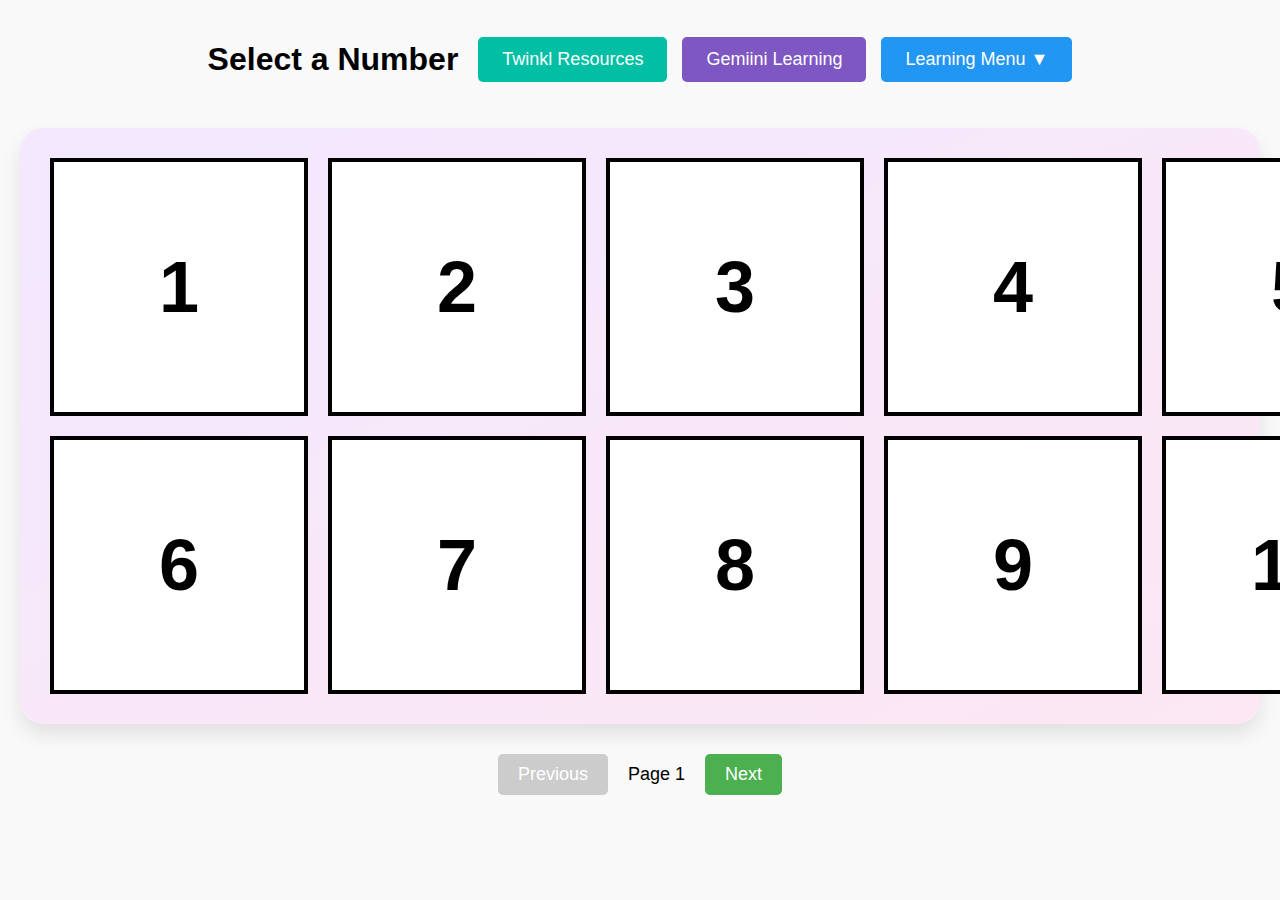
<file: index.html>
<!DOCTYPE html>
<html lang="en">
<head>
    <meta charset="UTF-8">
    <meta name="viewport" content="width=device-width, initial-scale=1.0">
    <title>Number Selection</title>
    <link rel="stylesheet" href="styles.css">
</head>
<body>
    <div class="header">
        <h1>Select a Number</h1>
        <div class="header-buttons">
            <button id="twinklBtn" class="twinkl-btn" onclick="window.open('https://www.twinkl.co.uk/', '_blank')">Twinkl Resources</button>
            <button id="gemiiniBtn" class="gemiini-btn" onclick="window.open('https://learn.gemiini.org/authority/dashboard/', '_blank')">Gemiini Learning</button>
            <div class="dropdown">
                <button id="menuButton" class="dropdown-btn">Learning Menu ▼</button>
                <div class="dropdown-content" id="dropdown-content">
                    <button id="toggleMode" class="toggle-btn">Numbers/Letters</button>
                    <button id="toggleLowerCase" class="toggle-btn toggle-lowercase">Lowercase</button>
                    <button id="toggleColors" class="toggle-btn toggle-colors">Colors</button>
                    <button id="toggleSightWords" class="toggle-btn toggle-sight-words">Sight Words</button>
                    <button id="toggleFixedSightWords" class="toggle-btn toggle-fixed-sight-words">Fixed Sight Words</button>
                    <button id="toggleCVCMatching" class="toggle-btn toggle-cvc-matching">CVC Matching</button>
                    <button id="toggleEmotions" class="toggle-btn toggle-emotions">Emotions</button>
                    <button id="toggleShapes" class="toggle-btn toggle-shapes">Shapes</button>
                    <button id="bbcPhonics" class="toggle-btn toggle-bbc-phonics" onclick="window.open('https://www.bbc.co.uk/bitesize/topics/z7tr96f', '_blank')">BBC Phonics</button>
                    <button id="bodyParts" class="toggle-btn toggle-body-parts" onclick="window.open('https://www.youtube.com/watch?v=SUt8q0EKbms', '_blank')">Learn Body Parts</button>
                    <button id="consonantSounds" class="toggle-btn" onclick="window.open('https://drive.google.com/drive/folders/1EzK4JqVcQoHD3jFkN9TnDs1xg7cosNAW', '_blank')">Consonant Sounds</button>
                    <button id="timerBtn" class="toggle-btn toggle-timer">Timer</button>
                </div>
            </div>
        </div>
    </div>
    <div class="number-grid" id="numberGrid">
        <!-- Numbers will be added dynamically -->
    </div>
    <div class="navigation">
        <button id="prevBtn" class="nav-btn">Previous</button>
        <span id="pageInfo">Page 1</span>
        <button id="nextBtn" class="nav-btn">Next</button>
    </div>
    <div id="timerPage" class="timer-page" style="display: none;">
        <h1>Timer</h1>
        <input type="number" id="timerInput" placeholder="Enter seconds (1-10000)" min="1" max="10000">
        <div class="timer-buttons">
            <button id="startTimerBtn" class="nav-btn">Start Timer</button>
            <button id="resetTimerBtn" class="nav-btn">Reset Timer</button>
        </div>
        <div id="timerDisplay" class="timer-display"></div>
        <button id="backToMainBtn" class="nav-btn">Back to Main</button>
    </div>
    <script src="script.js"></script>
</body>
</html>
</file>
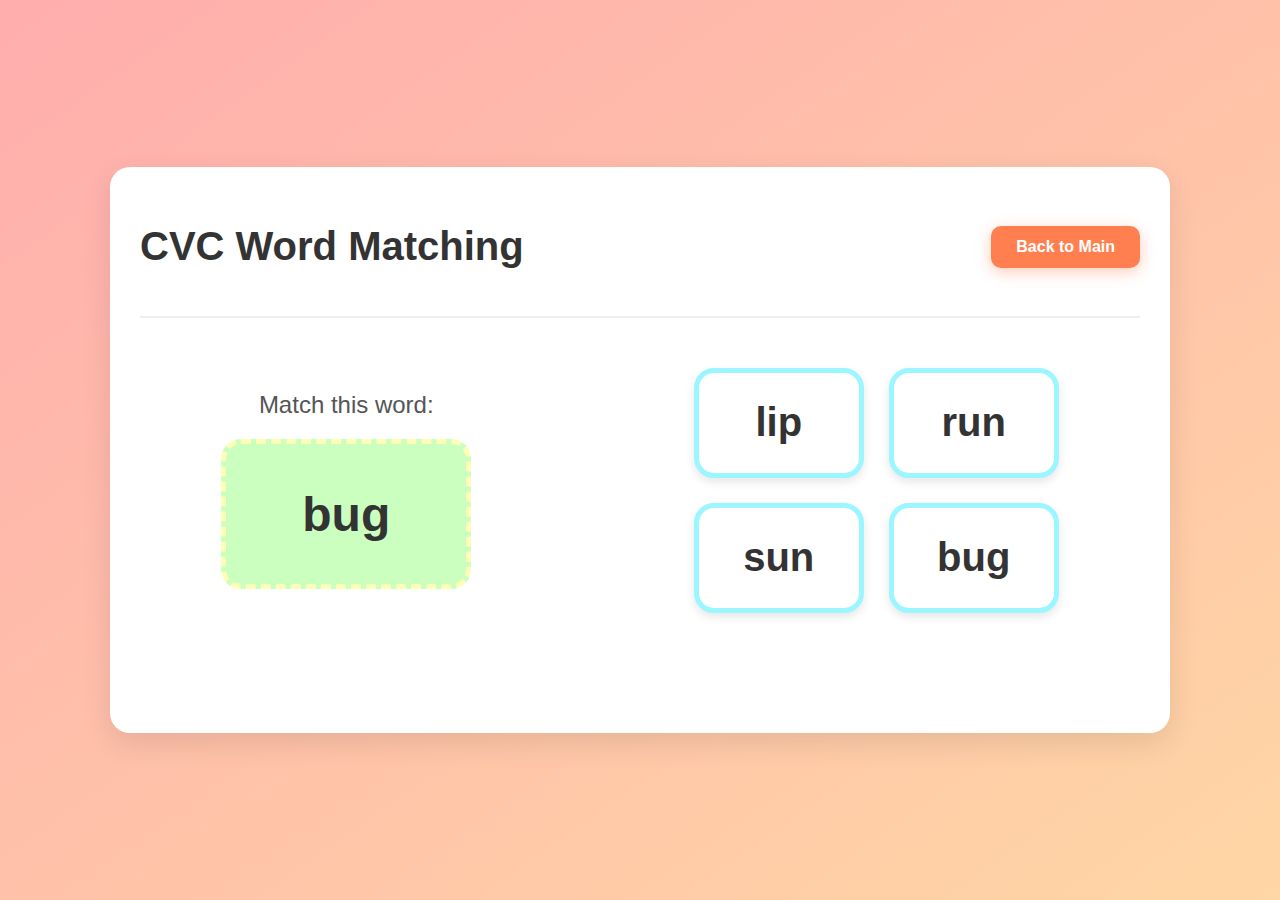
<file: cvc.html>
<!DOCTYPE html>
<html lang="en">
<head>
    <meta charset="UTF-8">
    <meta name="viewport" content="width=device-width, initial-scale=1.0">
    <title>CVC Word Matching</title>
    <link rel="stylesheet" href="cvc.css">
</head>
<body>
    <div class="page-container">
        <div class="header">
            <h1>CVC Word Matching</h1>
            <button id="backBtn" class="nav-btn">Back to Main</button>
        </div>
        <div class="game-container">
            <div class="word-display-container">
                <div class="instruction">Match this word:</div>
                <div id="word-display" class="word-display"></div>
            </div>
            <div id="options-container" class="options-container"></div>
        </div>
        <div id="feedback" class="feedback"></div>
    </div>
    <script src="cvc.js"></script>
</body>
</html>
</file>
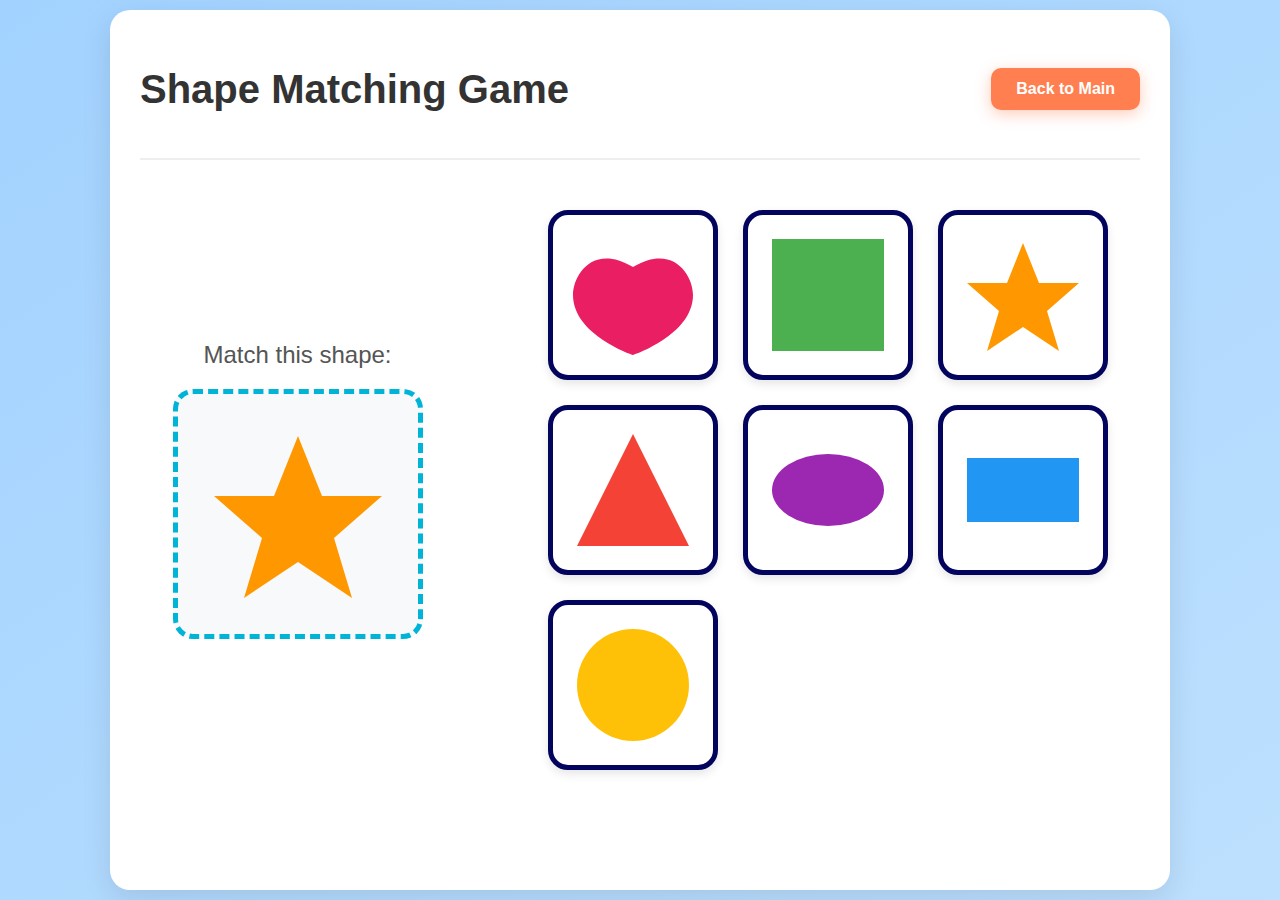
<file: shapes.html>
<!DOCTYPE html>
<html lang="en">
<head>
    <meta charset="UTF-8">
    <meta name="viewport" content="width=device-width, initial-scale=1.0">
    <title>Shape Matching Game</title>
    <link rel="stylesheet" href="shapes.css">
</head>
<body>
    <div class="page-container">
        <div class="header">
            <h1>Shape Matching Game</h1>
            <button id="backBtn" class="nav-btn">Back to Main</button>
        </div>
        <div class="game-container">
            <div class="shape-display-container">
                <div class="instruction">Match this shape:</div>
                <div id="shape-display" class="shape-display"></div>
            </div>
            <div id="options-container" class="options-container"></div>
        </div>
        <div id="feedback" class="feedback"></div>
    </div>
    <script src="shapes.js"></script>
</body>
</html>
</file>
<file: styles.css>
body {
    font-family: Arial, sans-serif;
    text-align: center;
    margin: 20px;
    background: #f9f9f9;
}

h1 {
    margin-bottom: 20px;
}

.number-grid {
    display: grid;
    grid-template-columns: repeat(5, 1fr);
    gap: 20px;
    padding: 30px;
    background: linear-gradient(to bottom right, #F3E8FF, #FCE7F3);
    border-radius: 24px;
    box-shadow: 0 10px 20px rgba(0, 0, 0, 0.1);
}

/* Sight words mode specific layout */
.number-grid.sight-words-mode {
    display: flex;
    flex-direction: column;
    align-items: center;
}

.number-grid.sight-words-mode .number-box {
    margin: 10px auto;
}

.target-container {
    width: 100%;
    display: flex;
    justify-content: center;
    margin-bottom: 20px;
}

.options-container {
    display: grid;
    grid-template-columns: repeat(3, 1fr);
    gap: 20px;
    width: 100%;
    max-width: 900px;
}

/* Regular number box styles */
.number-box {
    width: 250px;
    height: 250px;
    border: 4px solid #000;
    display: flex;
    justify-content: center;
    align-items: center;
    font-size: 72px;
    font-weight: bold;
    cursor: pointer;
    user-select: none;
    transition: background 0.3s;
    background: #fff;
}

.number-box.selected {
    background: #f6b26b;
}

/* Word option styles - making them match number boxes */
.word-option {
    width: 250px;
    height: 250px;
    font-size: 72px;
    color: #333;
    background: #fff;
    border: 4px solid #000;
    cursor: pointer;
    transform: scale(1);
    transition: all 0.3s ease;
    margin: 0 auto;
    display: flex;
    justify-content: center;
    align-items: center;
    user-select: none;
}

.target-word {
    border: 4px solid #FFD700;
    animation: gentlePulse 2s infinite;
    margin-bottom: 30px;
}

.word-option:hover {
    transform: scale(1.02);
    background: #f5f5f5;
}

.word-option.selected {
    background: #f6b26b;
}

.word-option.matched {
    border: 4px solid #4CAF50;
    background: #E8F5E9;
    color: #2E7D32;
    animation: matchPulse 1s ease-in-out;
    position: relative;
}

.target-word.matched {
    border: 4px solid #4CAF50;
    background: #E8F5E9;
    color: #2E7D32;
    animation: matchPulse 1s ease-in-out;
}

/* Add connecting line between matched words */
.word-option.matched::before {
    content: '';
    position: absolute;
    top: -50px;
    left: 50%;
    width: 4px;
    height: 50px;
    background: linear-gradient(to bottom, #4CAF50, transparent);
    transform-origin: top;
    animation: drawLine 0.5s ease-out forwards;
}

@keyframes gentlePulse {
    0% {
        box-shadow: 0 0 0 0 rgba(255, 215, 0, 0.4);
    }
    70% {
        box-shadow: 0 0 0 10px rgba(255, 215, 0, 0);
    }
    100% {
        box-shadow: 0 0 0 0 rgba(255, 215, 0, 0);
    }
}

@keyframes matchPulse {
    0% {
        transform: scale(1);
    }
    50% {
        transform: scale(1.05);
    }
    100% {
        transform: scale(1);
    }
}

.score-display {
    width: 100%;
    font-size: 24px;
    font-weight: bold;
    color: #6B46C1;
    margin-bottom: 20px;
    display: flex;
    justify-content: center;
    align-items: center;
    gap: 10px;
}

.score-display::before,
.score-display::after {
    content: '⭐';
    color: #EAB308;
}

.feedback-display {
    width: 100%;
    padding: 20px;
    margin-top: 20px;
    font-size: 32px;
    font-weight: bold;
    color: white;
    border-radius: 12px;
    text-align: center;
}

.navigation {
    margin-top: 30px;
    display: flex;
    justify-content: center;
    align-items: center;
    gap: 20px;
}

.nav-btn {
    padding: 10px 20px;
    font-size: 18px;
    cursor: pointer;
    background-color: #4CAF50;
    color: white;
    border: none;
    border-radius: 5px;
    transition: background-color 0.3s;
}

.nav-btn:hover {
    background-color: #45a049;
}

.nav-btn:disabled {
    background-color: #cccccc;
    cursor: not-allowed;
}

#pageInfo {
    font-size: 18px;
}

.header {
    display: flex;
    justify-content: center;
    align-items: center;
    gap: 20px;
    margin-bottom: 30px;
}

.toggle-btn {
    padding: 12px 24px;
    font-size: 18px;
    cursor: pointer;
    background-color: #2196F3;
    color: white;
    border: none;
    border-radius: 5px;
    transition: background-color 0.3s;
}

.toggle-btn:hover {
    background-color: #1976D2;
}

.button-group {
    display: flex;
    gap: 10px;
}

.toggle-colors {
    background-color: #9C27B0;
}

.toggle-colors:hover {
    background-color: #7B1FA2;
}

.toggle-sight-words {
    background-color: #FF5722;
}

.toggle-sight-words:hover {
    background-color: #E64A19;
}

.toggle-lowercase {
    background-color: #00BCD4;
}

.toggle-lowercase:hover {
    background-color: #0097A7;
}

.color-box {
    border: 4px solid #000;
    display: flex;
    justify-content: center;
    align-items: center;
    cursor: pointer;
    transition: transform 0.3s;
}

.color-box:hover {
    transform: scale(1.05);
}

.tooltip {
    position: absolute;
    background: rgba(0, 0, 0, 0.8);
    color: white;
    padding: 5px 10px;
    border-radius: 5px;
    font-size: 16px;
    opacity: 0;
    transition: opacity 0.3s;
    pointer-events: none;
}

.color-box:hover .tooltip {
    opacity: 1;
}

.instruction-box {
    width: 100%;
    padding: 20px;
    margin-bottom: 30px;
    background-color: #4CAF50;
    color: white;
    font-size: 36px;
    font-weight: bold;
    border-radius: 10px;
    text-transform: uppercase;
    letter-spacing: 2px;
    box-shadow: 0 4px 8px rgba(0,0,0,0.1);
}

/* Mode-specific styles */
.mode-select .number-box {
    border-color: #2196F3;
    transition: all 0.3s ease;
}

.mode-select .number-box:hover {
    transform: scale(1.05);
    box-shadow: 0 4px 12px rgba(33, 150, 243, 0.3);
}

.mode-select .target-word {
    animation: pulse 2s infinite;
}

.mode-read .number-box {
    border-color: #FF5722;
    transition: all 0.3s ease;
}

.mode-read .number-box:hover {
    transform: scale(1.05);
    box-shadow: 0 4px 12px rgba(255, 87, 34, 0.3);
}

.mode-read .number-box.read {
    background-color: #E8F5E9;
    border-color: #4CAF50;
    color: #2E7D32;
}

.mode-match .number-box {
    border-color: #9C27B0;
}

@keyframes pulse {
    0% {
        box-shadow: 0 0 0 0 rgba(33, 150, 243, 0.4);
    }
    70% {
        box-shadow: 0 0 0 10px rgba(33, 150, 243, 0);
    }
    100% {
        box-shadow: 0 0 0 0 rgba(33, 150, 243, 0);
    }
}

.read-progress {
    margin-top: 10px;
    font-size: 24px;
    color: #E8F5E9;
    text-transform: none;
}

.mode-select .number-box.incorrect {
    animation: shake 0.5s;
    background-color: rgba(255, 0, 0, 0.1);
}

@keyframes shake {
    0%, 100% { transform: translateX(0); }
    25% { transform: translateX(-10px); }
    75% { transform: translateX(10px); }
}

.celebration {
    font-size: 48px;
    margin-top: 10px;
    animation: bounce 1s infinite;
}

@keyframes bounce {
    0%, 100% {
        transform: translateY(0);
    }
    50% {
        transform: translateY(-20px);
    }
}

.feedback-display.correct {
    background: linear-gradient(to right, #34D399, #059669);
}

.feedback-display.incorrect {
    background: linear-gradient(to right, #F97316, #DC2626);
}

@keyframes drawLine {
    from {
        transform: scaleY(0);
    }
    to {
        transform: scaleY(1);
    }
}

.toggle-emotions {
    background-color: #E91E63;
}

.toggle-emotions:hover {
    background-color: #C2185B;
}

.emotion-box {
    position: relative;
    display: flex;
    flex-direction: column;
    justify-content: center;
    align-items: center;
    background-color: white;
    border: 4px solid #000;
    border-radius: 15px;
    width: 250px;
    height: 250px;
    cursor: pointer;
    transition: all 0.3s ease;
}

.emotion-box:hover {
    transform: scale(1.05);
    box-shadow: 0 4px 12px rgba(0,0,0,0.2);
}

.emotion-box.selected {
    border-color: #4CAF50;
    background-color: #E8F5E9;
    box-shadow: 0 0 15px rgba(76, 175, 80, 0.5);
}

.emotion-box .emoji {
    font-size: 96px;
    margin-bottom: 20px;
}

.emotion-box .emotion-name {
    font-size: 36px;
    font-weight: bold;
    text-align: center;
}

/* Category-specific borders */
.emotion-box[data-category="basic"] {
    border-color: #2196F3;
}

.emotion-box[data-category="physical"] {
    border-color: #FF9800;
}

.emotion-box[data-category="mood"] {
    border-color: #9C27B0;
}

.toggle-shapes {
    background-color: #009688;
}

.toggle-shapes:hover {
    background-color: #0D47A1;
}

.shape-box {
    position: relative;
    display: flex;
    flex-direction: column;
    justify-content: center;
    align-items: center;
    background-color: white;
    border: 4px solid #000;
    border-radius: 15px;
    width: 250px;
    height: 250px;
    cursor: pointer;
    transition: all 0.3s ease;
}

.shape-box:hover {
    transform: scale(1.05);
    box-shadow: 0 4px 12px rgba(0,0,0,0.2);
}

.shape-box.selected {
    border-color: #4CAF50;
    background-color: #E8F5E9;
    box-shadow: 0 0 15px rgba(76, 175, 80, 0.5);
}

.shape-box .shape-svg {
    width: 120px;
    height: 120px;
    margin-bottom: 20px;
    fill: #333;
}

.shape-box .shape-name {
    font-size: 36px;
    font-weight: bold;
    text-align: center;
}

.toggle-bbc-phonics {
    background-color: #E53935;
}

.toggle-bbc-phonics:hover {
    background-color: #C62828;
}

.toggle-body-parts {
    background-color: #FF4081;
}

.toggle-body-parts:hover {
    background-color: #F50057;
}

/* Dropdown styles */
.dropdown {
    position: relative;
    display: inline-block;
}

.dropdown-btn {
    padding: 12px 24px;
    font-size: 18px;
    cursor: pointer;
    background-color: #2196F3;
    color: white;
    border: none;
    border-radius: 5px;
    transition: background-color 0.3s;
}

.dropdown-btn:hover {
    background-color: #1976D2;
}

.dropdown-content {
    display: none;
    position: absolute;
    right: 0;
    background-color: #f9f9f9;
    min-width: 200px;
    box-shadow: 0px 8px 16px 0px rgba(0,0,0,0.2);
    z-index: 1;
    border-radius: 5px;
    padding: 10px;
}

.dropdown-content .toggle-btn {
    display: block;
    width: 100%;
    text-align: left;
    margin: 5px 0;
    border-radius: 3px;
}

.dropdown:hover .dropdown-content {
    display: block;
}

/* Preserve existing button styles but adjust for dropdown */
.toggle-btn {
    padding: 12px 24px;
    font-size: 18px;
    cursor: pointer;
    color: white;
    border: none;
    transition: background-color 0.3s;
    width: 100%;
    margin: 5px 0;
}

/* Header buttons container */
.header-buttons {
    display: flex;
    gap: 15px;
    align-items: center;
}

/* Twinkl button styles */
.twinkl-btn {
    padding: 12px 24px;
    font-size: 18px;
    cursor: pointer;
    background-color: #00BFA5;
    color: white;
    border: none;
    border-radius: 5px;
    transition: all 0.3s ease;
}

.twinkl-btn:hover {
    background-color: #00897B;
    transform: translateY(-2px);
    box-shadow: 0 4px 8px rgba(0, 0, 0, 0.2);
}

/* Gemiini button styles */
.gemiini-btn {
    padding: 12px 24px;
    font-size: 18px;
    cursor: pointer;
    background-color: #7E57C2;  /* Purple color */
    color: white;
    border: none;
    border-radius: 5px;
    transition: all 0.3s ease;
}

.gemiini-btn:hover {
    background-color: #5E35B1;
    transform: translateY(-2px);
    box-shadow: 0 4px 8px rgba(0, 0, 0, 0.2);
}

/* Timer button styles */
.toggle-timer {
    background-color: #FF9800;
}

.toggle-timer:hover {
    background-color: #F57C00;
}

/* Timer page styles */
.timer-page {
    text-align: center;
    padding: 50px;
    background: linear-gradient(to bottom right, #F3E8FF, #FCE7F3);
    border-radius: 20px;
    box-shadow: 0 8px 16px rgba(0,0,0,0.2);
    margin: 20px;
}

.timer-page h1 {
    font-size: 48px;
    margin-bottom: 20px;
    color: #333;
}

.timer-page input {
    padding: 15px;
    font-size: 24px;
    width: 300px;
    margin-bottom: 20px;
    border: 2px solid #2196F3;
    border-radius: 10px;
    text-align: center;
}

.timer-page input:focus {
    outline: none;
    border-color: #1976D2;
    box-shadow: 0 0 10px rgba(33, 150, 243, 0.3);
}

.timer-display {
    font-size: 120px;
    font-weight: bold;
    color: #333;
    margin: 40px 0;
    text-shadow: 2px 2px 4px rgba(0,0,0,0.1);
    font-family: 'Arial', sans-serif;
}

.timer-page .nav-btn {
    font-size: 20px;
    padding: 15px 30px;
    margin: 10px;
    background-color: #4CAF50;
    transition: all 0.3s ease;
}

.timer-page .nav-btn:hover {
    transform: translateY(-2px);
    box-shadow: 0 4px 8px rgba(0,0,0,0.2);
}

#startTimerBtn {
    background-color: #2196F3;
}

#startTimerBtn:hover {
    background-color: #1976D2;
}

#backToMainBtn {
    background-color: #FF5722;
}

#backToMainBtn:hover {
    background-color: #E64A19;
}

/* Timer buttons container */
.timer-buttons {
    display: flex;
    gap: 15px;
    justify-content: center;
    margin-bottom: 20px;
}

#resetTimerBtn {
    background-color: #d9534f;
}

#resetTimerBtn:hover {
    background-color: #c9302c;
}

/* CVC Matching Styles */
.toggle-cvc-matching {
    background-color: #ff9f43;
    color: white;
}

.toggle-cvc-matching:hover {
    background-color: #f39c12;
}

.cvc-matching-mode {
    padding: 20px;
    display: flex;
    flex-direction: column;
    align-items: center;
    justify-content: flex-start;
    min-height: 80vh;
    background-color: #f8f9fa;
    border-radius: 10px;
    box-shadow: 0 4px 8px rgba(0, 0, 0, 0.1);
}

.cvc-container {
    width: 100%;
    max-width: 800px;
    display: flex;
    flex-direction: column;
    align-items: center;
    gap: 20px;
    padding: 20px;
}

.cvc-title {
    font-size: 28px;
    font-weight: bold;
    color: #2d3436;
    margin-bottom: 10px;
    text-align: center;
}

.cvc-score {
    font-size: 20px;
    font-weight: 600;
    color: #2d3436;
    margin-bottom: 5px;
}

.cvc-instruction {
    font-size: 18px;
    color: #636e72;
    margin-bottom: 20px;
    text-align: center;
}

.cvc-grid {
    display: grid;
    grid-template-columns: repeat(3, 1fr);
    gap: 15px;
    width: 100%;
    margin-bottom: 20px;
}

.cvc-card {
    display: flex;
    align-items: center;
    justify-content: center;
    height: 100px;
    background-color: #fff;
    border-radius: 10px;
    box-shadow: 0 2px 5px rgba(0, 0, 0, 0.1);
    cursor: pointer;
    transition: all 0.3s ease;
    font-size: 24px;
    font-weight: bold;
    color: #2d3436;
    text-transform: lowercase;
    border: 3px solid transparent;
}

.cvc-card:hover:not(.matched) {
    transform: translateY(-5px);
    box-shadow: 0 5px 15px rgba(0, 0, 0, 0.1);
    background-color: #f5f6fa;
}

.cvc-card.selected:not(.matched) {
    border-color: #0984e3;
    background-color: #e3f2fd;
}

.cvc-card.matched {
    background-color: #55efc4;
    color: #2d3436;
    cursor: default;
    animation: matchPulse 1s ease;
}

.cvc-picture {
    display: flex;
    align-items: center;
    justify-content: center;
    height: 150px;
    background-color: #fff;
    border-radius: 10px;
    box-shadow: 0 2px 5px rgba(0, 0, 0, 0.1);
    cursor: pointer;
    transition: all 0.3s ease;
    overflow: hidden;
    border: 3px solid transparent;
}

.cvc-picture img {
    max-width: 100%;
    max-height: 100%;
    object-fit: contain;
}

.cvc-picture:hover:not(.matched) {
    transform: translateY(-5px);
    box-shadow: 0 5px 15px rgba(0, 0, 0, 0.1);
}

.cvc-picture.selected:not(.matched) {
    border-color: #0984e3;
    background-color: #e3f2fd;
}

.cvc-picture.matched {
    border-color: #55efc4;
    background-color: #e0fff7;
    cursor: default;
    animation: matchPulse 1s ease;
}

.cvc-feedback {
    font-size: 22px;
    font-weight: bold;
    padding: 10px 20px;
    border-radius: 10px;
    margin-top: 20px;
    animation: fadeIn 0.5s ease;
}

.cvc-feedback.correct {
    background: linear-gradient(to right, #55efc4, #00b894);
    color: #fff;
}

.cvc-feedback.incorrect {
    background: linear-gradient(to right, #ff7675, #d63031);
    color: #fff;
}

@keyframes fadeIn {
    from {
        opacity: 0;
    }
    to {
        opacity: 1;
    }
}

@keyframes matchPulse {
    0% {
        transform: scale(1);
    }
    50% {
        transform: scale(1.05);
    }
    100% {
        transform: scale(1);
    }
}

/* Responsive adjustments for CVC Matching */
@media (max-width: 768px) {
    .cvc-grid {
        grid-template-columns: repeat(2, 1fr);
    }
    
    .cvc-title {
        font-size: 24px;
    }
    
    .cvc-card {
        height: 80px;
        font-size: 20px;
    }
    
    .cvc-picture {
        height: 120px;
    }
}

@media (max-width: 480px) {
    .cvc-grid {
        grid-template-columns: 1fr;
    }
    
    .cvc-card {
        height: 70px;
    }
    
    .cvc-picture {
        height: 100px;
    }
}
</file>
<file: cvc.css>
body {
    font-family: 'Arial Rounded MT Bold', sans-serif;
    text-align: center;
    margin: 0;
    background: linear-gradient(to bottom right, #ffadad, #ffd6a5);
    min-height: 100vh;
    display: flex;
    justify-content: center;
    align-items: center;
}

.page-container {
    width: 90%;
    max-width: 1000px;
    background: white;
    padding: 30px;
    border-radius: 20px;
    box-shadow: 0 10px 30px rgba(0, 0, 0, 0.1);
}

.header {
    display: flex;
    justify-content: space-between;
    align-items: center;
    margin-bottom: 40px;
    padding-bottom: 20px;
    border-bottom: 2px solid #eee;
}

h1 {
    color: #333;
    font-size: 2.5rem;
}

.nav-btn {
    padding: 12px 25px;
    font-size: 1rem;
    font-weight: bold;
    cursor: pointer;
    background-color: #ff7f50;
    color: white;
    border: none;
    border-radius: 10px;
    transition: all 0.3s ease;
    box-shadow: 0 4px 15px rgba(255, 127, 80, 0.4);
}

.nav-btn:hover {
    background-color: #ff6347;
    transform: translateY(-2px);
    box-shadow: 0 6px 20px rgba(255, 99, 71, 0.5);
}

.game-container {
    display: flex;
    justify-content: space-around;
    align-items: center;
    gap: 60px;
    margin-top: 50px;
}

.word-display-container {
    display: flex;
    flex-direction: column;
    align-items: center;
}

.instruction {
    font-size: 1.5rem;
    color: #555;
    margin-bottom: 20px;
}

.word-display {
    width: 220px;
    height: 120px;
    border: 5px dashed #fdffb6;
    border-radius: 20px;
    display: flex;
    justify-content: center;
    align-items: center;
    padding: 10px;
    background-color: #caffbf;
    font-size: 3rem;
    font-weight: bold;
    color: #333;
}

.options-container {
    display: grid;
    grid-template-columns: repeat(2, 1fr);
    gap: 25px;
}

.word-option {
    width: 160px;
    height: 100px;
    border: 5px solid #9bf6ff;
    border-radius: 20px;
    display: flex;
    justify-content: center;
    align-items: center;
    cursor: pointer;
    transition: all 0.3s ease;
    background-color: #fff;
    box-shadow: 0 4px 10px rgba(0, 0, 0, 0.1);
    font-size: 2.5rem;
    font-weight: bold;
    color: #333;
}

.word-option:hover {
    transform: translateY(-5px) scale(1.05);
    box-shadow: 0 8px 20px rgba(0, 0, 0, 0.15);
}

.word-option.matched {
    border-color: #4CAF50;
    background-color: #e8f5e9;
    animation: pulse 0.5s ease-in-out;
}

@keyframes pulse {
    0% { transform: scale(1); }
    50% { transform: scale(1.1); }
    100% { transform: scale(1); }
}

.feedback {
    margin-top: 40px;
    font-size: 2rem;
    font-weight: bold;
    height: 50px;
}
</file>
<file: shapes.css>
body {
    font-family: 'Arial Rounded MT Bold', sans-serif;
    text-align: center;
    margin: 0;
    background: linear-gradient(to bottom right, #a2d2ff, #bde0fe);
    min-height: 100vh;
    display: flex;
    justify-content: center;
    align-items: center;
}

.page-container {
    width: 90%;
    max-width: 1000px;
    background: white;
    padding: 30px;
    border-radius: 20px;
    box-shadow: 0 10px 30px rgba(0, 0, 0, 0.1);
}

.header {
    display: flex;
    justify-content: space-between;
    align-items: center;
    margin-bottom: 40px;
    padding-bottom: 20px;
    border-bottom: 2px solid #eee;
}

h1 {
    color: #333;
    font-size: 2.5rem;
}

.nav-btn {
    padding: 12px 25px;
    font-size: 1rem;
    font-weight: bold;
    cursor: pointer;
    background-color: #ff7f50;
    color: white;
    border: none;
    border-radius: 10px;
    transition: all 0.3s ease;
    box-shadow: 0 4px 15px rgba(255, 127, 80, 0.4);
}

.nav-btn:hover {
    background-color: #ff6347;
    transform: translateY(-2px);
    box-shadow: 0 6px 20px rgba(255, 99, 71, 0.5);
}

.game-container {
    display: flex;
    justify-content: space-around;
    align-items: center;
    gap: 60px;
    margin-top: 50px;
}

.shape-display-container {
    display: flex;
    flex-direction: column;
    align-items: center;
}

.instruction {
    font-size: 1.5rem;
    color: #555;
    margin-bottom: 20px;
}

.shape-display {
    width: 220px;
    height: 220px;
    border: 5px dashed #00b4d8;
    border-radius: 20px;
    display: flex;
    justify-content: center;
    align-items: center;
    padding: 10px;
    background-color: #f8f9fa;
}

.shape-display svg {
    width: 180px;
    height: 180px;
}

.options-container {
    display: grid;
    grid-template-columns: repeat(3, 1fr);
    gap: 25px;
}

.shape-option {
    width: 160px;
    height: 160px;
    border: 5px solid #03045e;
    border-radius: 20px;
    display: flex;
    justify-content: center;
    align-items: center;
    cursor: pointer;
    transition: all 0.3s ease;
    background-color: #fff;
    box-shadow: 0 4px 10px rgba(0, 0, 0, 0.1);
}

.shape-option:hover {
    transform: translateY(-5px) scale(1.05);
    box-shadow: 0 8px 20px rgba(0, 0, 0, 0.15);
}

.shape-option.matched {
    border-color: #4CAF50;
    background-color: #e8f5e9;
    animation: pulse 0.5s ease-in-out;
}

@keyframes pulse {
    0% { transform: scale(1); }
    50% { transform: scale(1.1); }
    100% { transform: scale(1); }
}


.shape-option svg {
    width: 120px;
    height: 120px;
}

.feedback {
    margin-top: 40px;
    font-size: 2rem;
    font-weight: bold;
    height: 50px;
}
</file>
